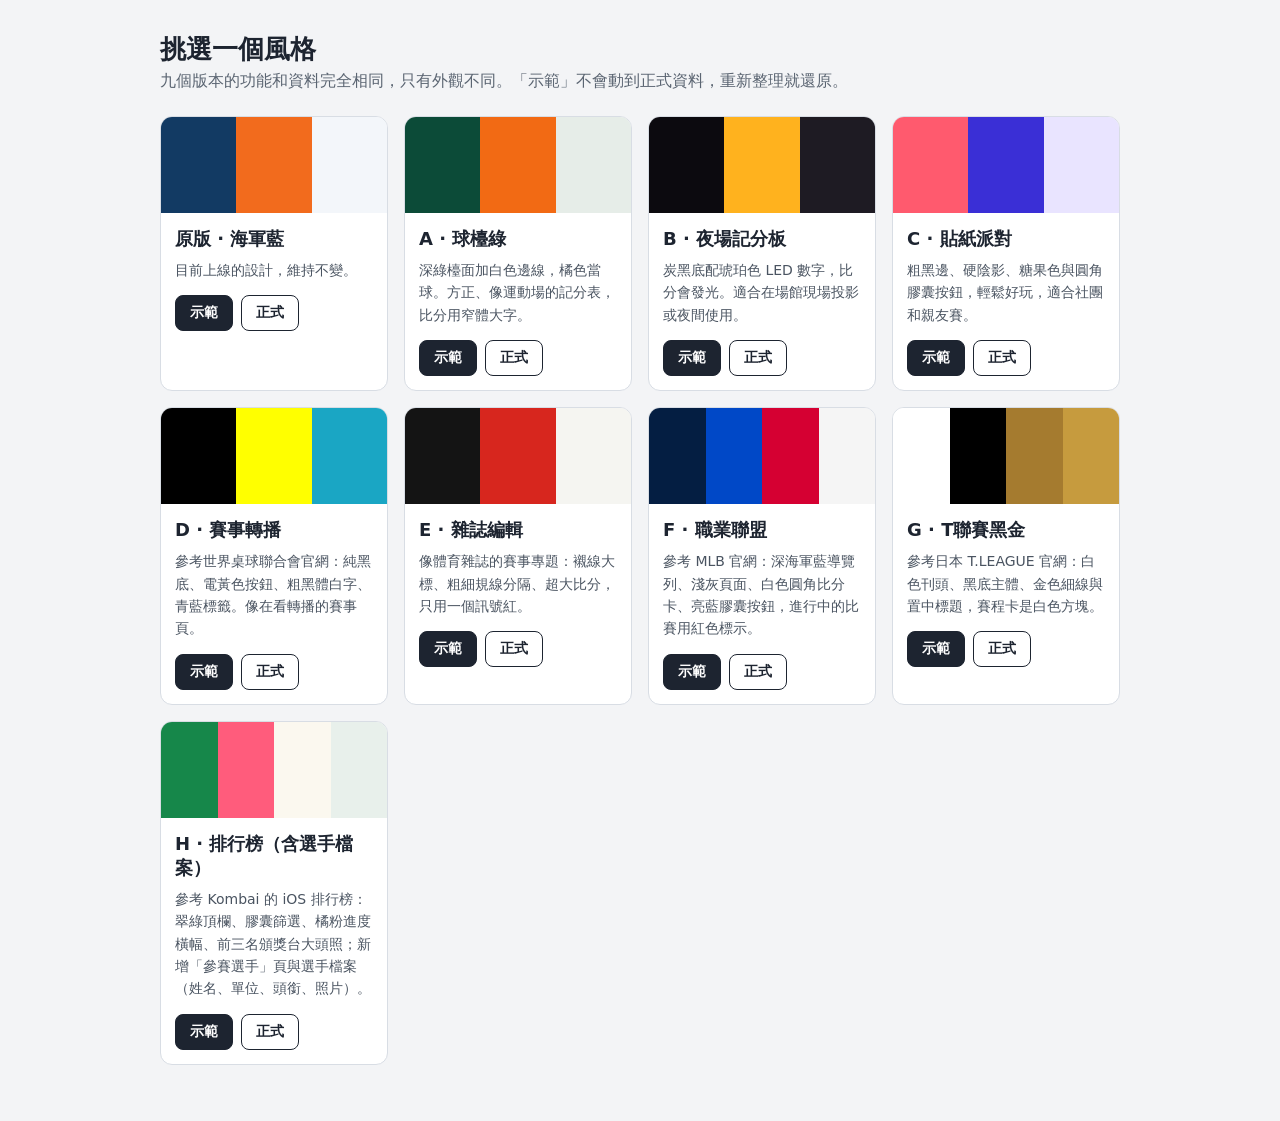
<file: styles.html>
<!doctype html>
<html lang="zh-Hant">
<head>
<meta charset="utf-8">
<meta name="viewport" content="width=device-width, initial-scale=1">
<title>桌球單打賽｜挑選風格</title>
<style>
  body { margin: 0; font-family: "Noto Sans TC", "Microsoft JhengHei", system-ui, sans-serif; background: #f3f4f6; color: #1d2430; }
  main { width: min(960px, 100% - 32px); margin: 0 auto; padding: 32px 0 56px; }
  h1 { margin: 0 0 4px; font-size: 26px; }
  p.lead { margin: 0 0 24px; color: #5b6572; }
  .grid { display: grid; grid-template-columns: repeat(auto-fit, minmax(210px, 1fr)); gap: 16px; }
  .opt { background: #fff; border: 1px solid #d8dde4; border-radius: 12px; overflow: hidden; display: flex; flex-direction: column; }
  .sw { height: 96px; display: flex; }
  .sw i { flex: 1; }
  .body { padding: 14px; display: grid; gap: 8px; flex: 1; align-content: start; }
  .body h2 { margin: 0; font-size: 18px; }
  .body p { margin: 0; font-size: 14px; line-height: 1.6; color: #4a5461; }
  .links { display: flex; gap: 8px; margin-top: 6px; flex-wrap: wrap; }
  a.b { padding: 8px 14px; border-radius: 8px; border: 1px solid #1d2430; color: #1d2430; text-decoration: none; font-weight: 700; font-size: 14px; }
  a.b.p { background: #1d2430; color: #fff; }
  a:focus-visible { outline: 3px solid #f26b1d; outline-offset: 2px; }
</style>
</head>
<body>
<main>
  <h1>挑選一個風格</h1>
  <p class="lead">九個版本的功能和資料完全相同，只有外觀不同。「示範」不會動到正式資料，重新整理就還原。</p>
  <div class="grid">
    <section class="opt">
      <div class="sw"><i style="background:#123a63"></i><i style="background:#f26b1d"></i><i style="background:#f3f6fa"></i></div>
      <div class="body"><h2>原版 · 海軍藍</h2><p>目前上線的設計，維持不變。</p>
        <div class="links"><a class="b p" href="index.html?demo">示範</a><a class="b" href="index.html">正式</a></div></div>
    </section>
    <section class="opt">
      <div class="sw"><i style="background:#0c4b38"></i><i style="background:#f26a14"></i><i style="background:#e6ede8"></i></div>
      <div class="body"><h2>A · 球檯綠</h2><p>深綠檯面加白色邊線，橘色當球。方正、像運動場的記分表，比分用窄體大字。</p>
        <div class="links"><a class="b p" href="style-a-table-green.html?demo">示範</a><a class="b" href="style-a-table-green.html">正式</a></div></div>
    </section>
    <section class="opt">
      <div class="sw"><i style="background:#0c0a0f"></i><i style="background:#ffb21e"></i><i style="background:#1e1b23"></i></div>
      <div class="body"><h2>B · 夜場記分板</h2><p>炭黑底配琥珀色 LED 數字，比分會發光。適合在場館現場投影或夜間使用。</p>
        <div class="links"><a class="b p" href="style-b-night-scoreboard.html?demo">示範</a><a class="b" href="style-b-night-scoreboard.html">正式</a></div></div>
    </section>
    <section class="opt">
      <div class="sw"><i style="background:#ff5a6e"></i><i style="background:#3a2fd6"></i><i style="background:#e9e4ff"></i></div>
      <div class="body"><h2>C · 貼紙派對</h2><p>粗黑邊、硬陰影、糖果色與圓角膠囊按鈕，輕鬆好玩，適合社團和親友賽。</p>
        <div class="links"><a class="b p" href="style-c-sticker-pop.html?demo">示範</a><a class="b" href="style-c-sticker-pop.html">正式</a></div></div>
    </section>
    <section class="opt">
      <div class="sw"><i style="background:#000"></i><i style="background:#ffff00"></i><i style="background:#1aa6c4"></i></div>
      <div class="body"><h2>D · 賽事轉播</h2><p>參考世界桌球聯合會官網：純黑底、電黃色按鈕、粗黑體白字、青藍標籤。像在看轉播的賽事頁。</p>
        <div class="links"><a class="b p" href="style-d-wtt-broadcast.html?demo">示範</a><a class="b" href="style-d-wtt-broadcast.html">正式</a></div></div>
    </section>
    <section class="opt">
      <div class="sw"><i style="background:#141414"></i><i style="background:#d7261e"></i><i style="background:#f5f5f1"></i></div>
      <div class="body"><h2>E · 雜誌編輯</h2><p>像體育雜誌的賽事專題：襯線大標、粗細規線分隔、超大比分，只用一個訊號紅。</p>
        <div class="links"><a class="b p" href="style-e-editorial.html?demo">示範</a><a class="b" href="style-e-editorial.html">正式</a></div></div>
    </section>
    <section class="opt">
      <div class="sw"><i style="background:#041e42"></i><i style="background:#0048c7"></i><i style="background:#d50032"></i><i style="background:#f5f5f5"></i></div>
      <div class="body"><h2>F · 職業聯盟</h2><p>參考 MLB 官網：深海軍藍導覽列、淺灰頁面、白色圓角比分卡、亮藍膠囊按鈕，進行中的比賽用紅色標示。</p>
        <div class="links"><a class="b p" href="style-f-pro-league.html?demo">示範</a><a class="b" href="style-f-pro-league.html">正式</a></div></div>
    </section>
    <section class="opt">
      <div class="sw"><i style="background:#fff"></i><i style="background:#000"></i><i style="background:#a57b2f"></i><i style="background:#c69b3e"></i></div>
      <div class="body"><h2>G · T聯賽黑金</h2><p>參考日本 T.LEAGUE 官網：白色刊頭、黑底主體、金色細線與置中標題，賽程卡是白色方塊。</p>
        <div class="links"><a class="b p" href="style-g-t-league.html?demo">示範</a><a class="b" href="style-g-t-league.html">正式</a></div></div>
    </section>
    <section class="opt">
      <div class="sw"><i style="background:#16874a"></i><i style="background:#ff5c7c"></i><i style="background:#fbf8ef"></i><i style="background:#e8f0eb"></i></div>
      <div class="body"><h2>H · 排行榜（含選手檔案）</h2><p>參考 Kombai 的 iOS 排行榜：翠綠頂欄、膠囊篩選、橘粉進度橫幅、前三名頒獎台大頭照；新增「參賽選手」頁與選手檔案（姓名、單位、頭銜、照片）。</p>
        <div class="links"><a class="b p" href="style-h-leaderboard.html?demo">示範</a><a class="b" href="style-h-leaderboard.html">正式</a></div></div>
    </section>
  </div>
</main>
</body>
</html>
</file>
